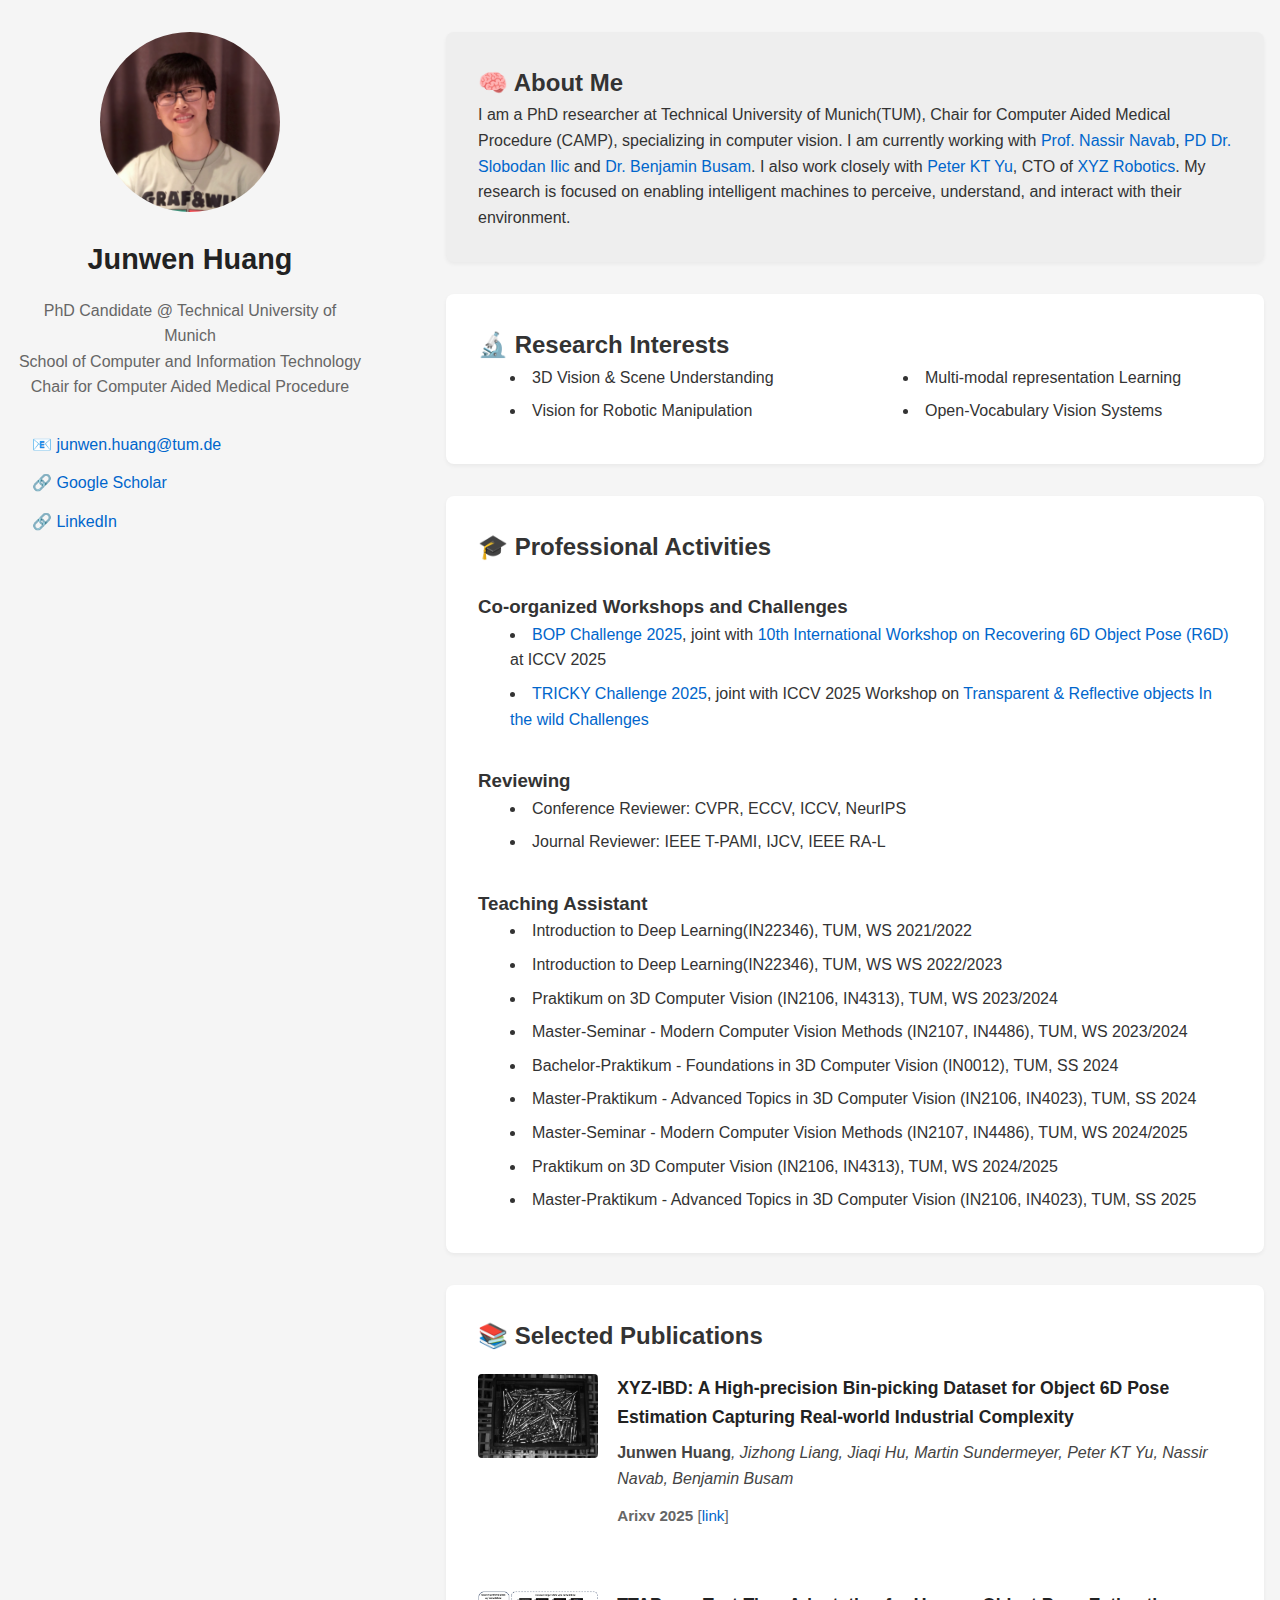
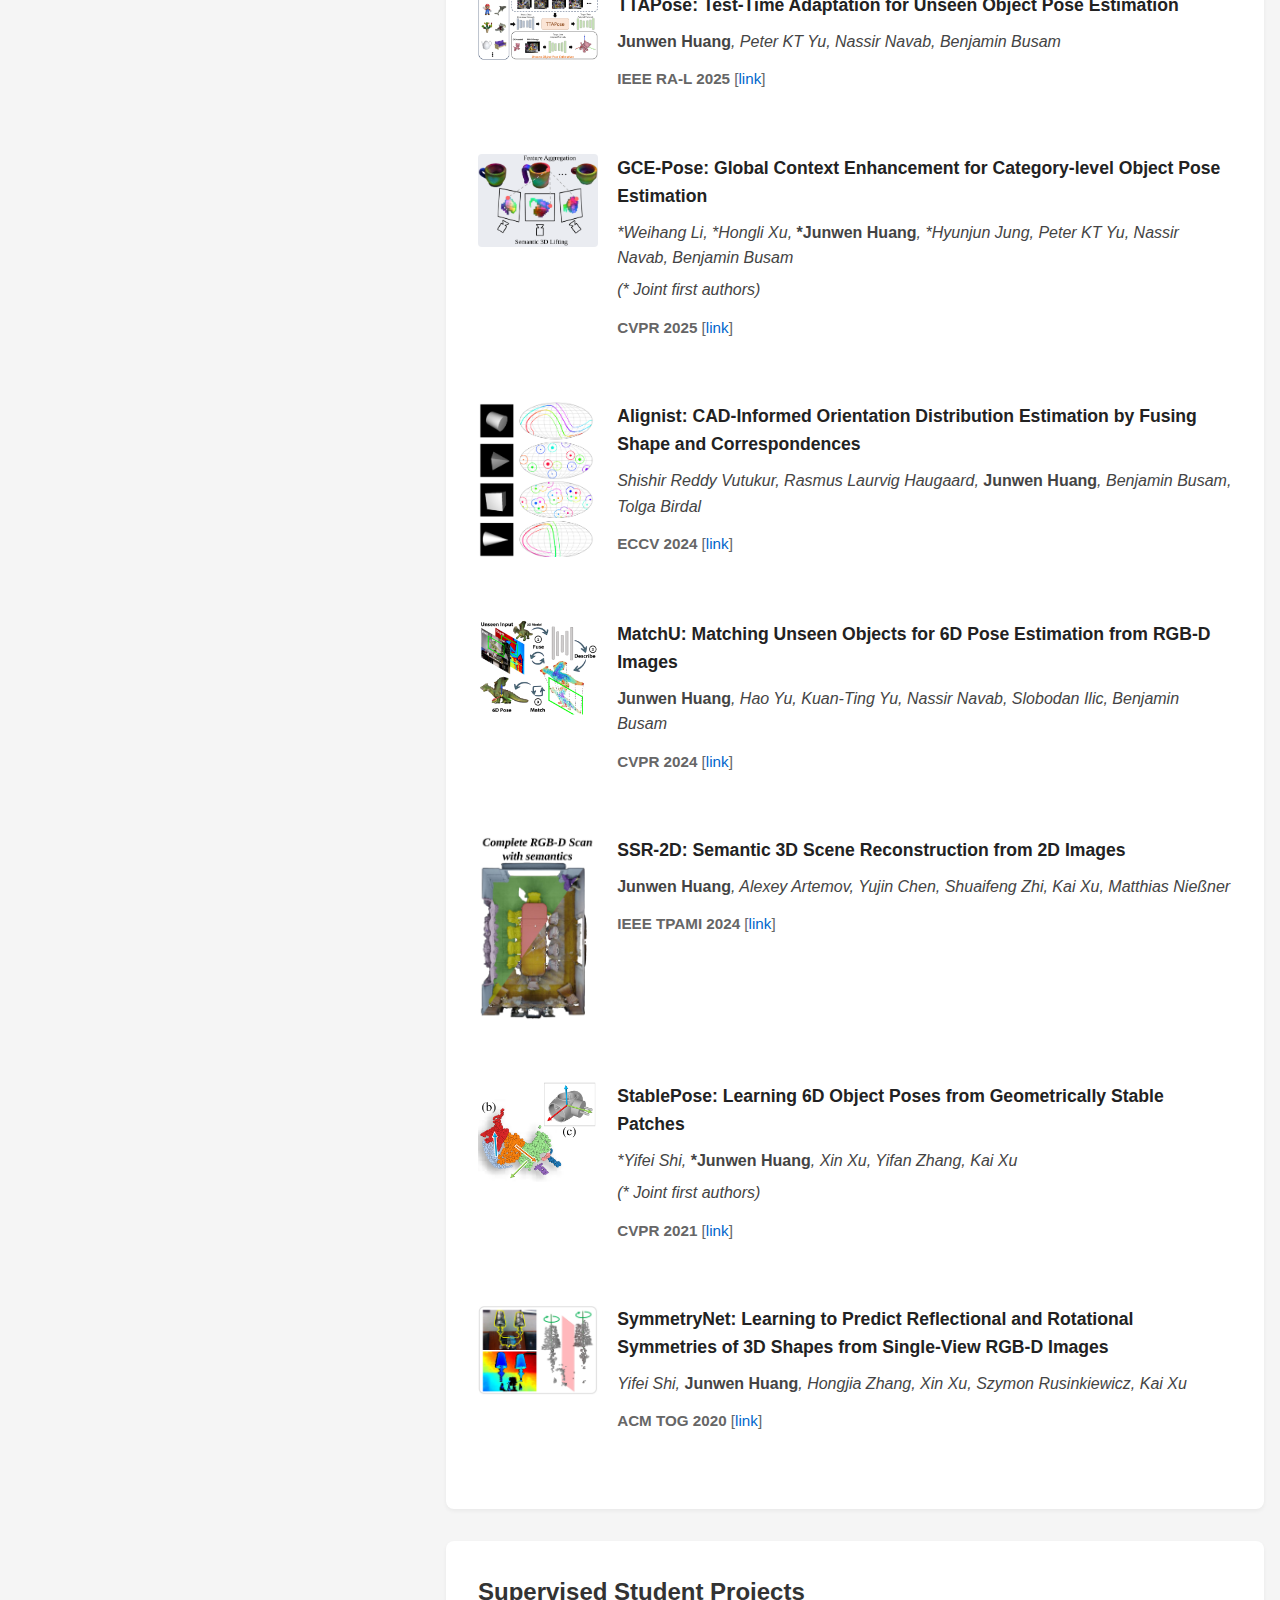
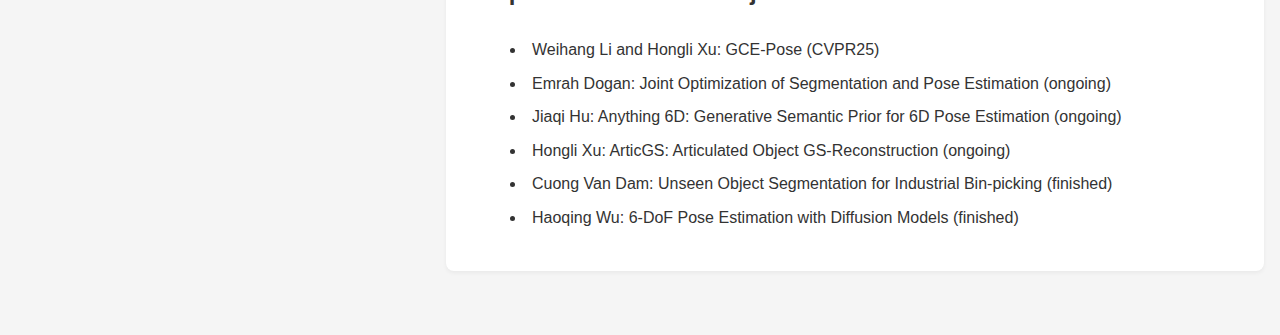
<file: index.html>
<!DOCTYPE html>
<html lang="en">
<head>
    <meta charset="UTF-8">
    <meta name="viewport" content="width=device-width, initial-scale=1.0">
    <title>Junwen Huang Homepage</title>
    <link rel="stylesheet" href="style.css">
</head>
<body>
    <div class="container">

        <aside class="sidebar">
            <div class="profile-header">
                <img class="profile-photo" src="web_pic/me.png" alt="Junwen Huang" />
                <h1 class="name">Junwen Huang</h1>
                <div class="affiliation">
                    <p>PhD Candidate @ Technical University of Munich</p>
                    <p>School of Computer and Information Technology</p>
                    <p>Chair for Computer Aided Medical Procedure</p>
                </div>
            </div>

            <div class="contact-section">
                <ul class="contact-list">
                    <li>📧 <a href="mailto:junwen.huang@tum.de">junwen.huang@tum.de</a></li>
                    <li>🔗 <a href="https://scholar.google.com/citations?hl=de&user=EqmkdrAAAAAJ" class="external-link">Google Scholar</a></li>
                    <li>🔗 <a href="https://www.linkedin.com/in/junwen-huang-7b8b9021a/?originalSubdomain=de" class="external-link">LinkedIn</a></li>
                </ul>
            </div>
        </aside>


        <main class="main-content">
            <!-- About Section -->
            <section class="section about-section">
                <h2>🧠 About Me</h2>
                <p>I am a PhD researcher at Technical University of Munich(TUM), Chair for Computer Aided Medical Procedure (CAMP), specializing in computer vision. 
                    I am currently working with 
                <a href="https://www.cs.cit.tum.de/camp/members/cv-nassir-navab/nassir-navab/" class="external-link">Prof. Nassir Navab</a>, 
                <a href="https://www.cs.cit.tum.de/en/camp/members/senior-affiliates/slobodan-ilic/" class="external-link">PD Dr. Slobodan Ilic</a> and 
                <a href="https://www.cs.cit.tum.de/camp/members/benjamin-busam/" class="external-link">Dr. Benjamin Busam</a>. 
                I also work closely with <a href="https://people.csail.mit.edu/peterkty/index.htm" class="external-link">Peter KT Yu</a>, CTO of <a href="https://www.xyzrobotics.com/" class="external-link">XYZ Robotics</a>.
                My research is focused on enabling intelligent machines to perceive, understand, and interact with their environment.</p>
            </section>

            <!-- Research Interests -->
            <section class="section">
                <h2>🔬 Research Interests</h2>
                <ul>
                          <li>3D Vision & Scene Understanding</li>
                          <li>Vision for Robotic Manipulation</li>
                          <li>Multi-modal representation Learning</li>
                          <li>Open-Vocabulary Vision Systems</li>
                </ul>
            </section>

            <section class="section">
                <h2>🎓 Professional Activities</h2>
                <br>
                <h3>Co-organized Workshops and Challenges</h3>
                <ul>
                <li> <a href="https://bop.felk.cvut.cz/challenges/" class="external-link">BOP Challenge 2025</a>, joint with <a href="https://cmp.felk.cvut.cz/sixd/workshop_2025/" class="external-link">10th International Workshop on Recovering 6D Object Pose (R6D)</a> at ICCV 2025</li>
                    <li> <a href="https://codalab.lisn.upsaclay.fr/competitions/22870" class="external-link">TRICKY Challenge 2025</a>, joint with ICCV 2025 Workshop on <a href="https://sites.google.com/view/iccv25tricky/home#h.9sn9fynz7to1" class="external-link">Transparent & Reflective objects In the wild Challenges</a></li>
                </ul>
                <br>
                <h3>Reviewing</h3>
                <ul>
                    <li>Conference Reviewer: CVPR, ECCV, ICCV, NeurIPS</li>
                    <li>Journal Reviewer: IEEE T-PAMI, IJCV, IEEE RA-L</li>
                </ul>
                <br>
                <h3>Teaching Assistant</h3>
                <ul>
                    <li>Introduction to Deep Learning(IN22346), TUM, WS 2021/2022</li>
                    <li>Introduction to Deep Learning(IN22346), TUM, WS WS 2022/2023</li>
                    <li>Praktikum on 3D Computer Vision (IN2106, IN4313), TUM, WS 2023/2024</li>
                    <li>Master-Seminar - Modern Computer Vision Methods (IN2107, IN4486), TUM, WS 2023/2024</li>
                    <li>Bachelor-Praktikum - Foundations in 3D Computer Vision (IN0012), TUM, SS 2024</li>
                    <li>Master-Praktikum - Advanced Topics in 3D Computer Vision (IN2106, IN4023), TUM, SS 2024</li>
                    <li>Master-Seminar - Modern Computer Vision Methods (IN2107, IN4486), TUM, WS 2024/2025</li>
                    <li>Praktikum on 3D Computer Vision (IN2106, IN4313), TUM, WS 2024/2025</li>
                    <li>Master-Praktikum - Advanced Topics in 3D Computer Vision (IN2106, IN4023), TUM, SS 2025</li>
                </ul>
            </section>

            <!-- Publications -->
            <section class="section">
                <h2>📚 Selected Publications</h2>

                <div class="publication-item">
                    <img src="web_pic/xyz.png" alt="xyz-ibd teaser" class="publication-image">
                    <div class="publication-info">
                        <div class="publication-title">XYZ-IBD: A High-precision Bin-picking Dataset for Object 6D Pose Estimation Capturing Real-world Industrial Complexity</div>
                        <p class="publication-authors"><strong>Junwen Huang</strong>, Jizhong Liang, Jiaqi Hu, Martin Sundermeyer, Peter KT Yu, Nassir Navab, Benjamin Busam</p>
                        <p class="publication-meta">
                            <strong>Arixv 2025</strong> 
                            [<a href="https://xyz-ibd.github.io/XYZ-IBD/" class="external-link">link</a>]
                        </p>
                    </div>
                </div>

                <div class="publication-item">
                    <img src="web_pic/ttapose_teaser.png" alt="ttapose teaser" class="publication-image">
                    <div class="publication-info">
                        <div class="publication-title">TTAPose: Test-Time Adaptation for Unseen Object Pose Estimation</div>
                        <p class="publication-authors"><strong>Junwen Huang</strong>, Peter KT Yu, Nassir Navab, Benjamin Busam</p>
                        <p class="publication-meta">
                            <strong>IEEE RA-L 2025</strong> 
                            [<a href="https://ieeexplore.ieee.org/document/10976352" class="external-link">link</a>]
                        </p>
                    </div>
                </div>

                <div class="publication-item">
                    <img src="web_pic/gcepose.png" alt="GCE-Pose teaser" class="publication-image">
                    <div class="publication-info">
                        <div class="publication-title">GCE-Pose: Global Context Enhancement for Category-level Object Pose Estimation</div>
                        <p class="publication-authors">*Weihang Li, *Hongli Xu, <strong>*Junwen Huang</strong>, *Hyunjun Jung, Peter KT Yu, Nassir Navab, Benjamin Busam </p>
                        <p class="publication-authors">(* Joint first authors)</p>
                        <p class="publication-meta">
                            <strong>CVPR 2025</strong> 
                            [<a href="https://arxiv.org/abs/2502.04293" class="external-link">link</a>]
                        </p>
                    </div>
                </div>

                <div class="publication-item">
                    <img src="web_pic/alignist.png" alt="Alignist teaser" class="publication-image">
                    <div class="publication-info">
                        <div class="publication-title">Alignist: CAD-Informed Orientation Distribution Estimation by Fusing Shape and Correspondences</div>
                        <p class="publication-authors">Shishir Reddy Vutukur, Rasmus Laurvig Haugaard, <strong>Junwen Huang</strong>, Benjamin Busam, Tolga Birdal</p>
                        <p class="publication-meta">
                            <strong>ECCV 2024</strong> 
                            [<a href="https://arxiv.org/abs/2409.06683" class="external-link">link</a>]
                        </p>
                    </div>
                </div>

                <div class="publication-item">
                    <img src="web_pic/matchu.png" alt="MatchU teaser" class="publication-image">
                    <div class="publication-info">
                        <div class="publication-title">MatchU: Matching Unseen Objects for 6D Pose Estimation from RGB-D Images</div>
                        <p class="publication-authors"><strong>Junwen Huang</strong>, Hao Yu, Kuan-Ting Yu, Nassir Navab, Slobodan Ilic, Benjamin Busam</p>
                        <p class="publication-meta">
                            <strong>CVPR 2024</strong> 
                            [<a href="https://arxiv.org/abs/2403.01517" class="external-link">link</a>]
                        </p>
                    </div>
                </div>

                <div class="publication-item">
                    <img src="web_pic/ssr2d.png" alt="SSR-2D teaser" class="publication-image">
                    <div class="publication-info">
                        <div class="publication-title">SSR-2D: Semantic 3D Scene Reconstruction from 2D Images</div>
                        <p class="publication-authors"><strong>Junwen Huang</strong>, Alexey Artemov, Yujin Chen, Shuaifeng Zhi, Kai Xu, Matthias Nießner</p>
                        <p class="publication-meta">
                            <strong>IEEE TPAMI 2024</strong> 
                            [<a href="https://arxiv.org/abs/2302.03640" class="external-link">link</a>]
                        </p>
                    </div>
                </div>

                <div class="publication-item">
                    <img src="web_pic/stablepose.png" alt="StablePose teaser" class="publication-image">
                    <div class="publication-info">
                        <div class="publication-title">StablePose: Learning 6D Object Poses from Geometrically Stable Patches</div>
                        <p class="publication-authors">*Yifei Shi, <strong>*Junwen Huang</strong>, Xin Xu, Yifan Zhang, Kai Xu </p>
                        <p class="publication-authors">(* Joint first authors)</p>
                        <p class="publication-meta">
                            <strong>CVPR 2021</strong> 
                            [<a href="https://arxiv.org/abs/2102.09334" class="external-link">link</a>]
                        </p>
                    </div>
                </div>

                <div class="publication-item">
                    <img src="web_pic/symmetrynet.png" alt="SymmetryNet teaser" class="publication-image">
                    <div class="publication-info">
                        <div class="publication-title">SymmetryNet: Learning to Predict Reflectional and Rotational Symmetries of 3D Shapes from Single-View RGB-D Images</div>
                        <p class="publication-authors">Yifei Shi, <strong>Junwen Huang</strong>, Hongjia Zhang, Xin Xu, Szymon Rusinkiewicz, Kai Xu</p>
                        <p class="publication-meta">
                            <strong>ACM TOG 2020</strong> 
                            [<a href="https://arxiv.org/abs/2008.00485" class="external-link">link</a>]
                        </p>
                    </div>
                </div>
            </section>
            
            <section class="section">
                <h2>Supervised Student Projects</h2>
                <br>
                <ul>
                  <li>Weihang Li and Hongli Xu: GCE-Pose (CVPR25)</li>
                  <li>Emrah Dogan: Joint Optimization of Segmentation and Pose Estimation (ongoing)</li>
                  <li>Jiaqi Hu: Anything 6D: Generative Semantic Prior for 6D Pose Estimation (ongoing)</li>
                  <li>Hongli Xu: ArticGS: Articulated Object GS-Reconstruction (ongoing)</li>
                  <li>Cuong Van Dam: Unseen Object Segmentation for Industrial Bin-picking (finished)</li>
                  <li>Haoqing Wu: 6-DoF Pose Estimation with Diffusion Models (finished)</li>
                </ul>
                
            </section>
            
        </main>
    </div>
</body>
</html>
</file>
<file: style.css>
/* style.css */

* {
    margin: 0;
    padding: 0;
    box-sizing: border-box;
    font-family: -apple-system, BlinkMacSystemFont, 'Segoe UI', Roboto, sans-serif;
    line-height: 1.6;
}
.profile-header {
    text-align: center;
}
body {
    background: #f5f5f5;
    color: #333;
    font-size: 16px;
}

.profile-photo {
    width: 180px;          /* adjust as needed */
    height: 180px;         /* make width = height for a perfect circle */
    border-radius: 50%;    /* this makes it circular */
    object-fit: cover;     /* ensures the image covers the box without stretching */
    margin-bottom: 1rem;
}


.container {
    display: flex;
    max-width: 1500px;
    margin: 0 auto;
    padding: 2rem 1rem;
    gap: 50px;
}

.sidebar {
    flex: 0 0 380px;
    padding-right: 2rem;
}

.name {
    font-size: 1.8rem;
    font-weight: 600;
    color: #222;
    margin-bottom: 1rem;
}

.affiliation {
    color: #666;
    line-height: 1.4;
    margin-bottom: 2rem;
}

.main-content {
    flex: 1;
    min-width: 0;
}

.section {
    background: white;
    margin-bottom: 2rem;
    padding: 2rem;
    border-radius: 8px;
    box-shadow: 0 2px 4px rgba(0,0,0,0.05);
}

.about-section {
    background: #eeeeee;
}

.publication-item {
    display: flex;
    align-items: flex-start;
    gap: 1.2rem;
    margin-bottom: 1.5rem;
    padding: 1.2rem 0;
}

.publication-image {
    width: 120px;
    height: auto;
    flex-shrink: 0;
    border-radius: 4px;
    object-fit: cover;
}

.publication-info {
    flex: 1;
}
.publication-item:last-child {
    border-bottom: none;
}

.publication-title {
    font-weight: 700;
    margin-bottom: 0.6rem;
    font-size: 1.1rem;
    color: #222;
}

.publication-authors {
    font-style: italic;
    color: #444;
    margin-bottom: 0.4rem;
}

.publication-authors strong {
    font-style: normal;
    font-weight: 600;
}

.publication-meta {
    font-size: 0.95rem;
    color: #666;
    margin-top: 0.8rem;
}

/* List styling */
ul {
    padding-left: 0;
    margin-left: 0;
}

li {
    padding-left: 2rem;  /* Add 2rem indent to all list items */
    margin-bottom: 0.5rem;
    list-style-position: inside;
}

/* Specific styling for contact list */
.contact-list {
    list-style: none;
}

.contact-list li {
    padding-left: 1rem;  /* Less indent for contact items */
    margin-bottom: 0.8rem;
}

/* Research list styling */
.research-list {
    list-style: none;
    column-count: 2;
    column-gap: 2rem;
}

.research-list li {
    margin-bottom: 0.8rem;
    padding: 0.5rem 1rem;
/*     background: #f8f9fa; */
    border-radius: 4px;
    break-inside: avoid;
}

a {
    color: #0066cc;
    text-decoration: none;
    transition: color 0.2s;
}

a:hover {
    color: #004499;
    text-decoration: underline;
}

.external-link::after {
    font-size: 0.8em;
}


@media (max-width: 768px) {
    .container {
        flex-direction: column;
        gap: 30px;
        padding: 1.5rem;
    }

    .research-list {
        column-count: 1;
    }

    .section {
        padding: 1.5rem;
    }

    .publication-item {
        padding: 1rem 0;
    }
}

/* Research Interests - Two Column Layout */
/* Target the research interests section specifically */
.main-content .section:nth-child(2) ul {
    column-count: 2;
    column-gap: 2rem;
    column-fill: balance;
}

/* Alternative - if the above doesn't work, we can add a class to the HTML */
.research-interests-list {
    column-count: 2;
    column-gap: 2rem;
    column-fill: balance;
}

/* Make sure list items don't break across columns */
.main-content .section:nth-child(2) ul li {
    break-inside: avoid;
    margin-bottom: 0.5rem;
}
</file>
